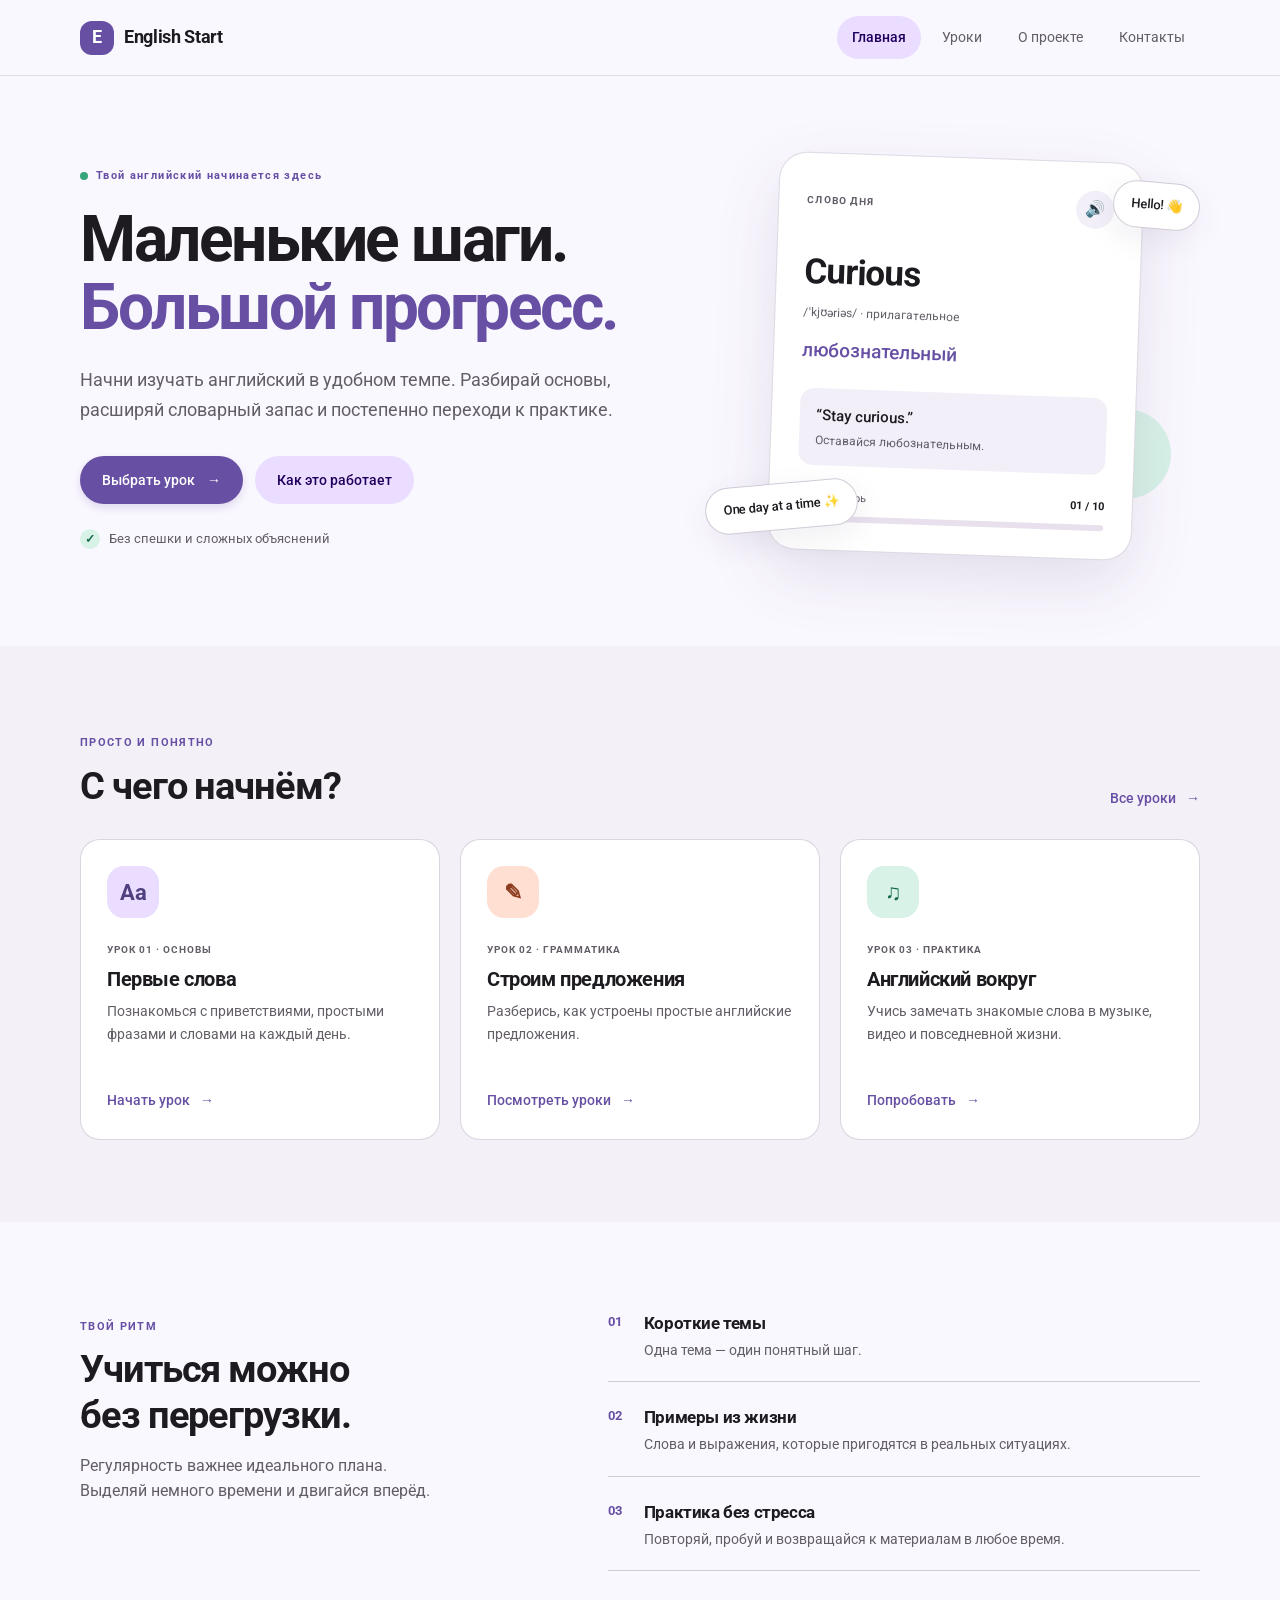
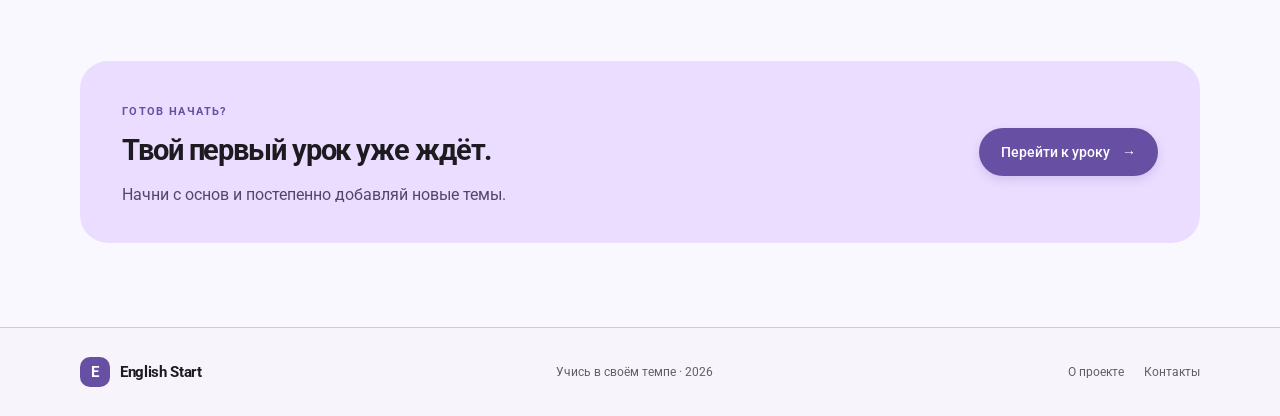
<file: index.html>
<!doctype html>
<html lang="ru">
<head>
    <meta charset="utf-8"/>
    <meta name="viewport" content="width=device-width, initial-scale=1"/>
    <meta
            name="description"
            content="Простой старт в изучении английского языка: короткие уроки, полезные материалы и практика каждый день."
    />
    <title>English Start — английский с нуля</title>
    <link rel="preconnect" href="https://fonts.googleapis.com"/>
    <link rel="preconnect" href="https://fonts.gstatic.com" crossorigin/>
    <link
            href="https://fonts.googleapis.com/css2?family=Roboto:wght@400;500;700&display=swap"
            rel="stylesheet"
    />
    <link rel="stylesheet" href="css/styles.css"/>
    <!-- Google tag (gtag.js) -->
    <script async src="https://www.googletagmanager.com/gtag/js?id=G-E80FG5F5W0"></script>
    <script>
        window.dataLayer = window.dataLayer || [];

        function gtag() {
            dataLayer.push(arguments);
        }

        gtag("js", new Date());

        gtag("config", "G-E80FG5F5W0");
    </script>
    <!-- Yandex.Metrika counter -->
    <script type="text/javascript">
        (function (m, e, t, r, i, k, a) {
            m[i] = m[i] || function () {
                (m[i].a = m[i].a || []).push(arguments)
            };
            m[i].l = 1 * new Date();
            for (var j = 0; j < document.scripts.length; j++) {
                if (document.scripts[j].src === r) {
                    return;
                }
            }
            k = e.createElement(t), a = e.getElementsByTagName(t)[0], k.async = 1, k.src = r, a.parentNode.insertBefore(k, a)
        })(window, document, 'script', 'https://mc.yandex.ru/metrika/tag.js?id=113822843', 'ym');

        ym(113822843, 'init', {
            ssr: true,
            webvisor: true,
            clickmap: true,
            ecommerce: "dataLayer",
            referrer: document.referrer,
            url: location.href,
            accurateTrackBounce: true,
            trackLinks: true
        });
    </script>
    <noscript>
        <div><img src="https://mc.yandex.ru/watch/113822843" style="position:absolute; left:-9999px;" alt=""/></div>
    </noscript>
    <!-- /Yandex.Metrika counter -->
</head>
<body>
<header class="topbar">
    <a class="brand" href="index.html">
        <span class="brand-mark">E</span>
        <span>English Start</span>
    </a>
    <nav class="nav" aria-label="Основная навигация">
        <a class="active" href="index.html">Главная</a>
        <a href="courses.html">Уроки</a>
        <a href="about.html">О проекте</a>
        <a href="contact.html">Контакты</a>
    </nav>
</header>
<main>
    <section class="hero container">
        <div class="hero-copy">
			<span class="eyebrow">
				<span class="status-dot"></span> Твой английский начинается здесь</span>
            <h1>
                Маленькие шаги.<br/>
                <span class="text-primary">Большой прогресс.</span>
            </h1>
            <p class="lead">
                Начни изучать английский в удобном темпе. Разбирай основы, расширяй
                словарный запас и постепенно переходи к практике.
            </p>
            <div class="hero-actions">
                <a class="button button-filled" href="courses.html">Выбрать урок <span aria-hidden="true">→</span></a>
                <a class="button button-tonal" href="about.html">Как это работает</a>
            </div>
            <div class="hero-note">
                <span class="note-icon">✓</span> Без спешки и сложных объяснений
            </div>
        </div>
        <div class="hero-visual" aria-label="Карточка с английскими словами">
            <div class="floating-chip chip-top">Hello! 👋</div>
            <div class="study-card">
                <div class="study-card-top">
                    <span class="small-label">СЛОВО ДНЯ</span>
                    <span class="round-icon">🔊</span>
                </div>
                <div class="word">
                    Curious<span class="word-type">/ˈkjʊəriəs/ · прилагательное</span>
                </div>
                <p class="translation">любознательный</p>
                <div class="example">“Stay curious.”<span>Оставайся любознательным.</span>
                </div>
                <div class="progress-row">
                    <span>Твой словарь</span><strong>01 / 10</strong>
                </div>
                <div class="progress-track"><span></span></div>
            </div>
            <div class="floating-chip chip-bottom">One day at a time ✨</div>
            <div class="decor decor-one"></div>
            <div class="decor decor-two"></div>
        </div>
    </section>

    <section class="section section-soft">
        <div class="container">
            <div class="section-heading">
                <div>
                    <span class="eyebrow">ПРОСТО И ПОНЯТНО</span>
                    <h2>С чего начнём?</h2>
                </div>
                <a class="text-link" href="courses.html">Все уроки <span aria-hidden="true">→</span></a>
            </div>
            <div class="card-grid">
                <article class="material-card">
                    <div class="card-icon icon-lavender">Aa</div>
                    <span class="card-kicker">УРОК 01 · ОСНОВЫ</span>
                    <h3>Первые слова</h3>
                    <p>
                        Познакомься с приветствиями, простыми фразами и словами на
                        каждый день.
                    </p>
                    <a
                            class="card-link"
                            href="lesson.html"
                            data-analytics="open_lesson"
                            data-lesson-id="lesson-01"
                            data-lesson-name="Первые слова и приветствия"
                            onclick="ym(113822843, 'reachGoal', 'start_learning'); return true;"
                    >
                        Начать урок <span>→</span>
                    </a>
                </article>
                <article class="material-card">
                    <div class="card-icon icon-peach">✎</div>
                    <span class="card-kicker">УРОК 02 · ГРАММАТИКА</span>
                    <h3>Строим предложения</h3>
                    <p>Разберись, как устроены простые английские предложения.</p>
                    <a class="card-link" href="courses.html">Посмотреть уроки <span>→</span></a>
                </article>
                <article class="material-card">
                    <div class="card-icon icon-mint">♫</div>
                    <span class="card-kicker">УРОК 03 · ПРАКТИКА</span>
                    <h3>Английский вокруг</h3>
                    <p>
                        Учись замечать знакомые слова в музыке, видео и повседневной
                        жизни.
                    </p>
                    <a class="card-link" href="courses.html">Попробовать <span>→</span></a>
                </article>
            </div>
        </div>
    </section>

    <section class="container benefits">
        <div class="benefits-intro">
            <span class="eyebrow">ТВОЙ РИТМ</span>
            <h2>Учиться можно<br/>без перегрузки.</h2>
            <p>
                Регулярность важнее идеального плана. Выделяй немного времени и
                двигайся вперёд.
            </p>
        </div>
        <div class="benefit-list">
            <div class="benefit">
                <span class="benefit-number">01</span>
                <div>
                    <h3>Короткие темы</h3>
                    <p>Одна тема — один понятный шаг.</p>
                </div>
            </div>
            <div class="benefit">
                <span class="benefit-number">02</span>
                <div>
                    <h3>Примеры из жизни</h3>
                    <p>Слова и выражения, которые пригодятся в реальных ситуациях.</p>
                </div>
            </div>
            <div class="benefit">
                <span class="benefit-number">03</span>
                <div>
                    <h3>Практика без стресса</h3>
                    <p>Повторяй, пробуй и возвращайся к материалам в любое время.</p>
                </div>
            </div>
        </div>
    </section>

    <section class="container cta-panel">
        <div>
            <span class="eyebrow">ГОТОВ НАЧАТЬ?</span>
            <h2>Твой первый урок уже ждёт.</h2>
            <p>Начни с основ и постепенно добавляй новые темы.</p>
        </div>
        <a class="button button-filled" href="lesson.html">Перейти к уроку <span>→</span></a>
    </section>
</main>
<footer class="footer">
    <div class="container footer-inner">
        <a class="brand" href="index.html">
            <span class="brand-mark">E</span>
            <span>English Start</span>
        </a>
        <span>Учись в своём темпе · 2026</span>
        <div class="footer-links">
            <a href="about.html">О проекте</a><a href="contact.html">Контакты</a>
        </div>
    </div>
</footer>
<script src="js/analytics.js"></script>
</body>
</html>
</file>
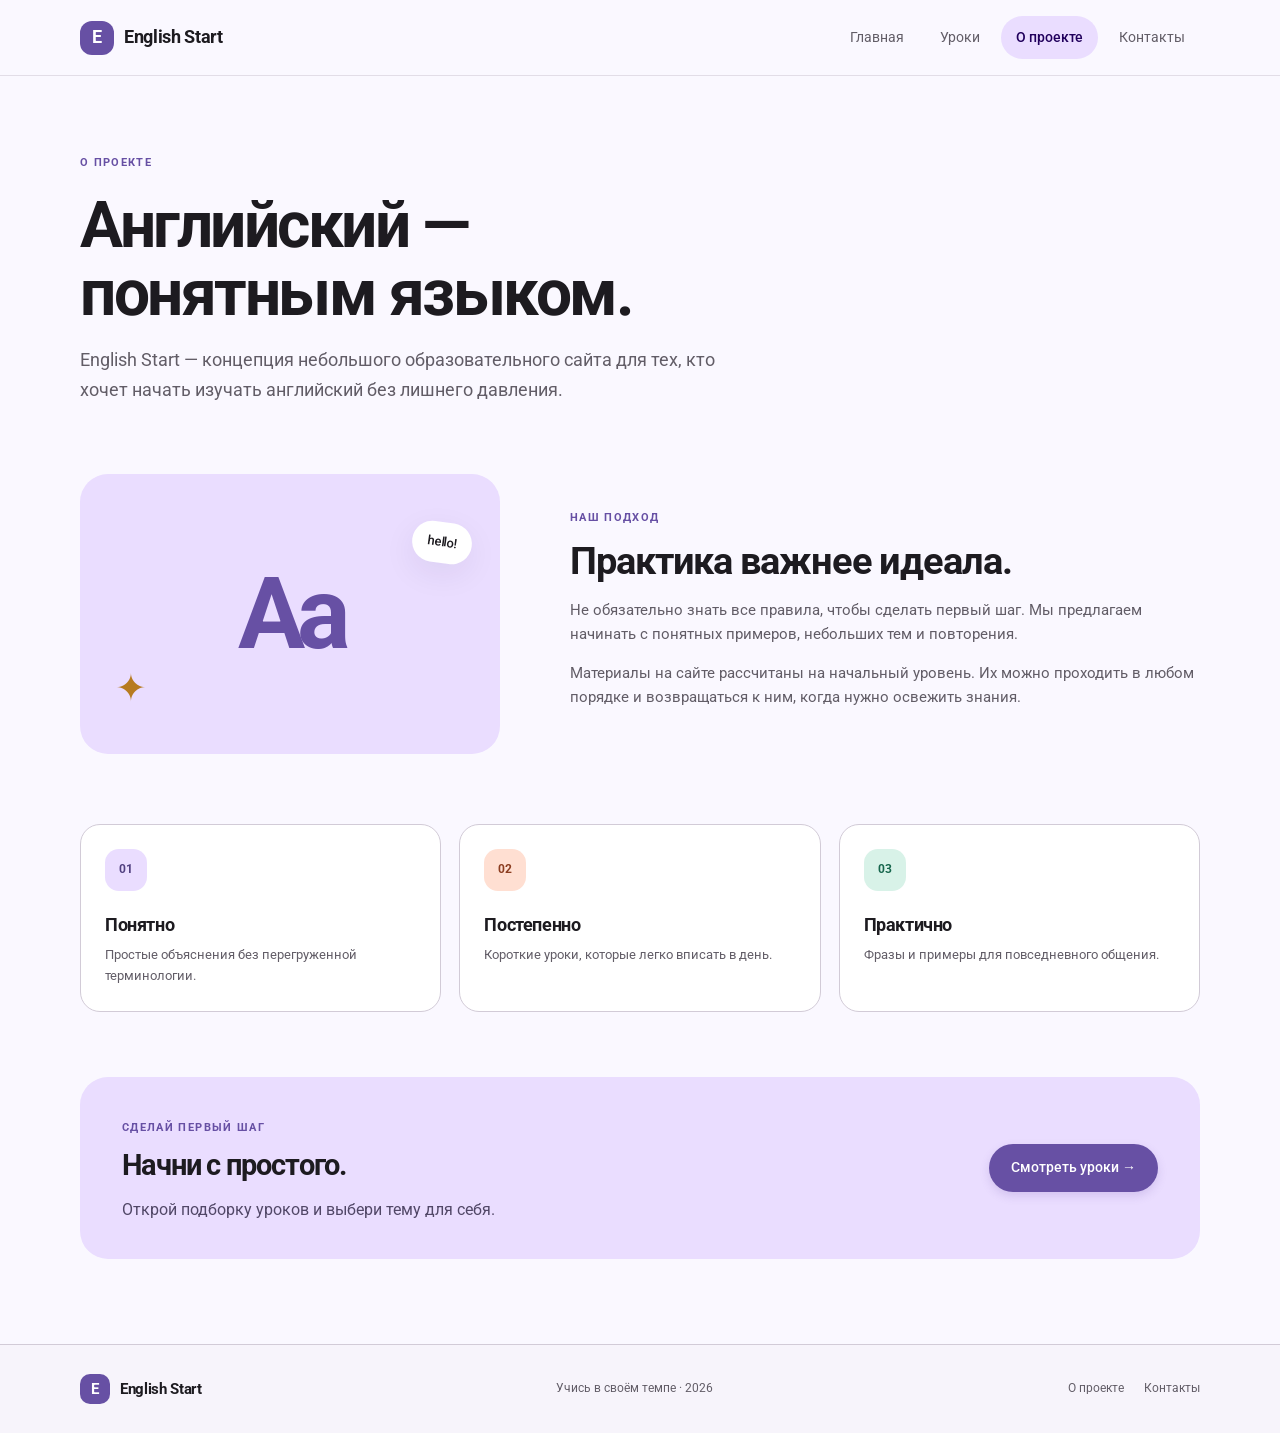
<file: about.html>
<!doctype html>
<html lang="ru">
<head>
  <meta charset="utf-8"><meta name="viewport" content="width=device-width, initial-scale=1">
  <meta name="description" content="English Start — учебный проект для комфортного знакомства с английским языком.">
  <title>О проекте — English Start</title>
  <link rel="preconnect" href="https://fonts.googleapis.com"><link rel="preconnect" href="https://fonts.gstatic.com" crossorigin>
  <link href="https://fonts.googleapis.com/css2?family=Roboto:wght@400;500;700&display=swap" rel="stylesheet">
  <link rel="stylesheet" href="css/styles.css">
  <!-- Google tag (gtag.js) -->
  <script async src="https://www.googletagmanager.com/gtag/js?id=G-E80FG5F5W0"></script>
  <script>
    window.dataLayer = window.dataLayer || [];
    function gtag(){dataLayer.push(arguments);}
    gtag('js', new Date());

    gtag('config', 'G-E80FG5F5W0');
  </script>
  <!-- Yandex.Metrika counter -->
  <script type="text/javascript">
    (function (m, e, t, r, i, k, a) {
      m[i] = m[i] || function () {
        (m[i].a = m[i].a || []).push(arguments)
      };
      m[i].l = 1 * new Date();
      for (var j = 0; j < document.scripts.length; j++) {
        if (document.scripts[j].src === r) {
          return;
        }
      }
      k = e.createElement(t), a = e.getElementsByTagName(t)[0], k.async = 1, k.src = r, a.parentNode.insertBefore(k, a)
    })(window, document, 'script', 'https://mc.yandex.ru/metrika/tag.js?id=113822843', 'ym');

    ym(113822843, 'init', {
      ssr: true,
      webvisor: true,
      clickmap: true,
      ecommerce: "dataLayer",
      referrer: document.referrer,
      url: location.href,
      accurateTrackBounce: true,
      trackLinks: true
    });
  </script>
  <noscript>
    <div><img src="https://mc.yandex.ru/watch/113822843" style="position:absolute; left:-9999px;" alt=""/></div>
  </noscript>
  <!-- /Yandex.Metrika counter -->
</head>
<body>
<header class="topbar"><a class="brand" href="index.html"><span class="brand-mark">E</span><span>English Start</span></a><nav class="nav" aria-label="Основная навигация"><a href="index.html">Главная</a><a href="courses.html">Уроки</a><a class="active" href="about.html">О проекте</a><a href="contact.html">Контакты</a></nav></header>
<main>
  <section class="page-hero container"><span class="eyebrow">О ПРОЕКТЕ</span><h1>Английский —<br>понятным языком.</h1><p class="lead">English Start — концепция небольшого образовательного сайта для тех, кто хочет начать изучать английский без лишнего давления.</p></section>
  <section class="container about-content">
    <div class="about-feature"><div class="feature-art"><span class="art-letter">Aa</span><span class="art-bubble">hello!</span><span class="art-spark">✦</span></div><div><span class="eyebrow">НАШ ПОДХОД</span><h2>Практика важнее идеала.</h2><p>Не обязательно знать все правила, чтобы сделать первый шаг. Мы предлагаем начинать с понятных примеров, небольших тем и повторения.</p><p>Материалы на сайте рассчитаны на начальный уровень. Их можно проходить в любом порядке и возвращаться к ним, когда нужно освежить знания.</p></div></div>
    <div class="values-grid"><div class="value-card"><span class="value-icon icon-lavender">01</span><h3>Понятно</h3><p>Простые объяснения без перегруженной терминологии.</p></div><div class="value-card"><span class="value-icon icon-peach">02</span><h3>Постепенно</h3><p>Короткие уроки, которые легко вписать в день.</p></div><div class="value-card"><span class="value-icon icon-mint">03</span><h3>Практично</h3><p>Фразы и примеры для повседневного общения.</p></div></div>
    <div class="cta-panel about-cta"><div><span class="eyebrow">СДЕЛАЙ ПЕРВЫЙ ШАГ</span><h2>Начни с простого.</h2><p>Открой подборку уроков и выбери тему для себя.</p></div><a class="button button-filled" href="courses.html">Смотреть уроки →</a></div>
  </section>
</main>
<footer class="footer"><div class="container footer-inner"><a class="brand" href="index.html"><span class="brand-mark">E</span><span>English Start</span></a><span>Учись в своём темпе · 2026</span><div class="footer-links"><a href="about.html">О проекте</a><a href="contact.html">Контакты</a></div></div></footer>
</body></html>
</file>
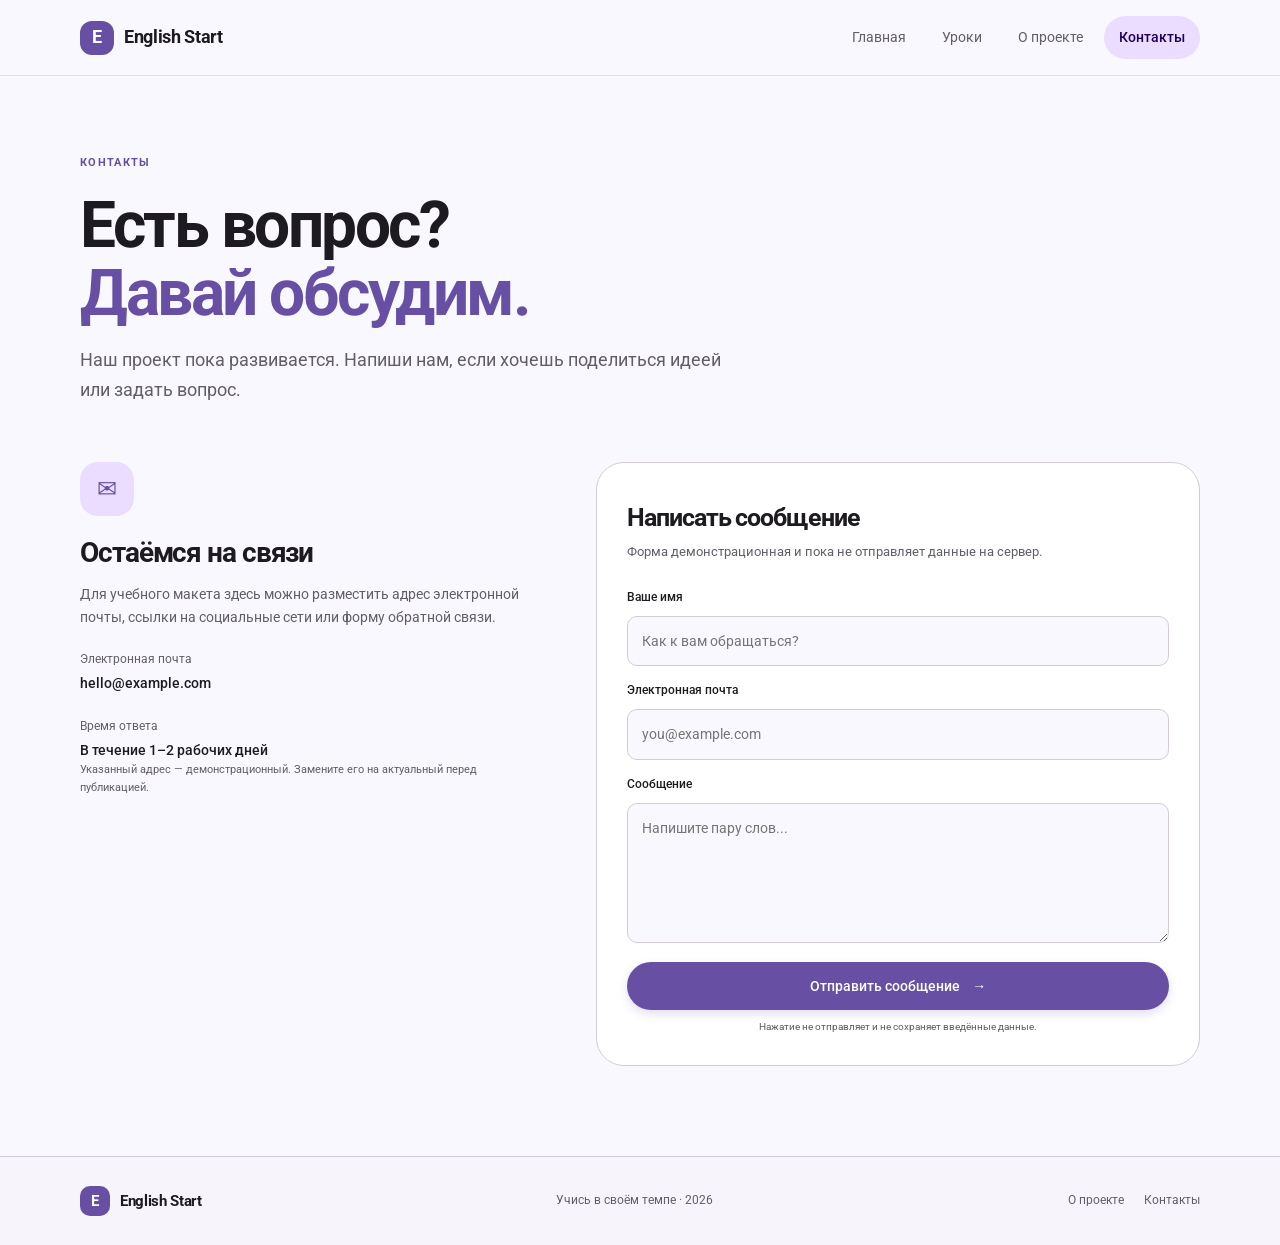
<file: contact.html>
<!doctype html>
<html lang="ru">
<head>
    <meta charset="utf-8">
    <meta name="viewport" content="width=device-width, initial-scale=1">
    <meta name="description" content="Контакты проекта English Start.">
    <title>Контакты — English Start</title>
    <link rel="preconnect" href="https://fonts.googleapis.com">
    <link rel="preconnect" href="https://fonts.gstatic.com" crossorigin>
    <link href="https://fonts.googleapis.com/css2?family=Roboto:wght@400;500;700&display=swap" rel="stylesheet">
    <link rel="stylesheet" href="css/styles.css">
    <!-- Google tag (gtag.js) -->
    <script async src="https://www.googletagmanager.com/gtag/js?id=G-E80FG5F5W0"></script>
    <script>
        window.dataLayer = window.dataLayer || [];

        function gtag() {
            dataLayer.push(arguments);
        }

        gtag('js', new Date());

        gtag('config', 'G-E80FG5F5W0');
    </script>
    <!-- Yandex.Metrika counter -->
    <script type="text/javascript">
        (function (m, e, t, r, i, k, a) {
            m[i] = m[i] || function () {
                (m[i].a = m[i].a || []).push(arguments)
            };
            m[i].l = 1 * new Date();
            for (var j = 0; j < document.scripts.length; j++) {
                if (document.scripts[j].src === r) {
                    return;
                }
            }
            k = e.createElement(t), a = e.getElementsByTagName(t)[0], k.async = 1, k.src = r, a.parentNode.insertBefore(k, a)
        })(window, document, 'script', 'https://mc.yandex.ru/metrika/tag.js?id=113822843', 'ym');

        ym(113822843, 'init', {
            ssr: true,
            webvisor: true,
            clickmap: true,
            ecommerce: "dataLayer",
            referrer: document.referrer,
            url: location.href,
            accurateTrackBounce: true,
            trackLinks: true
        });
    </script>
    <noscript>
        <div><img src="https://mc.yandex.ru/watch/113822843" style="position:absolute; left:-9999px;" alt=""/></div>
    </noscript>
    <!-- /Yandex.Metrika counter -->
</head>
<body>
<header class="topbar"><a class="brand" href="index.html"><span
        class="brand-mark">E</span><span>English Start</span></a>
    <nav class="nav" aria-label="Основная навигация"><a href="index.html">Главная</a><a href="courses.html">Уроки</a><a
            href="about.html">О проекте</a><a class="active" href="contact.html">Контакты</a></nav>
</header>
<main>
    <section class="page-hero container"><span class="eyebrow">КОНТАКТЫ</span>
        <h1>Есть вопрос?<br><span class="text-primary">Давай обсудим.</span></h1>
        <p class="lead">Наш проект пока развивается. Напиши нам, если хочешь поделиться идеей или задать вопрос.</p>
    </section>
    <section class="container contact-layout">
        <div class="contact-copy">
            <div class="contact-icon">✉</div>
            <h2>Остаёмся на связи</h2>
            <p>Для учебного макета здесь можно разместить адрес электронной почты, ссылки на социальные сети или форму
                обратной связи.</p>
            <div class="contact-detail"><span>Электронная почта</span><strong>hello@example.com</strong></div>
            <div class="contact-detail"><span>Время ответа</span><strong>В течение 1–2 рабочих дней</strong></div>
            <p class="muted small">Указанный адрес — демонстрационный. Замените его на актуальный перед публикацией.</p>
        </div>
        <form class="contact-form" action="#" method="get">
            <h2>Написать сообщение</h2>
            <p>Форма демонстрационная и пока не отправляет данные на сервер.</p>
            <label for="name">Ваше имя</label>
            <input id="name" name="name" type="text" placeholder="Как к вам обращаться?">
            <label for="email">Электронная почта</label>
            <input id="email" name="email" type="email" placeholder="you@example.com">
            <label for="message">Сообщение</label>
            <textarea id="message" name="message" rows="5" placeholder="Напишите пару слов..."></textarea>
            <button
                    class="button button-filled"
                    type="button"
                    data-analytics="contact_form_click"
                    onclick="alert('Ваше сообщение успешно доставлено. Спасибо!')"
            >
                Отправить сообщение <span>→</span>
            </button>
            <span class="form-hint">Нажатие не отправляет и не сохраняет введённые данные.</span>
        </form>
    </section>
</main>
<footer class="footer">
    <div class="container footer-inner">
        <a class="brand" href="index.html">
            <span class="brand-mark">E</span>
            <span>English Start</span></a>
        <span>Учись в своём темпе · 2026</span>
        <div class="footer-links">
            <a href="about.html">О проекте</a>
            <a href="contact.html">Контакты</a>
        </div>
    </div>
</footer>
<script src="js/analytics.js"></script>
</body>
</html>
</file>
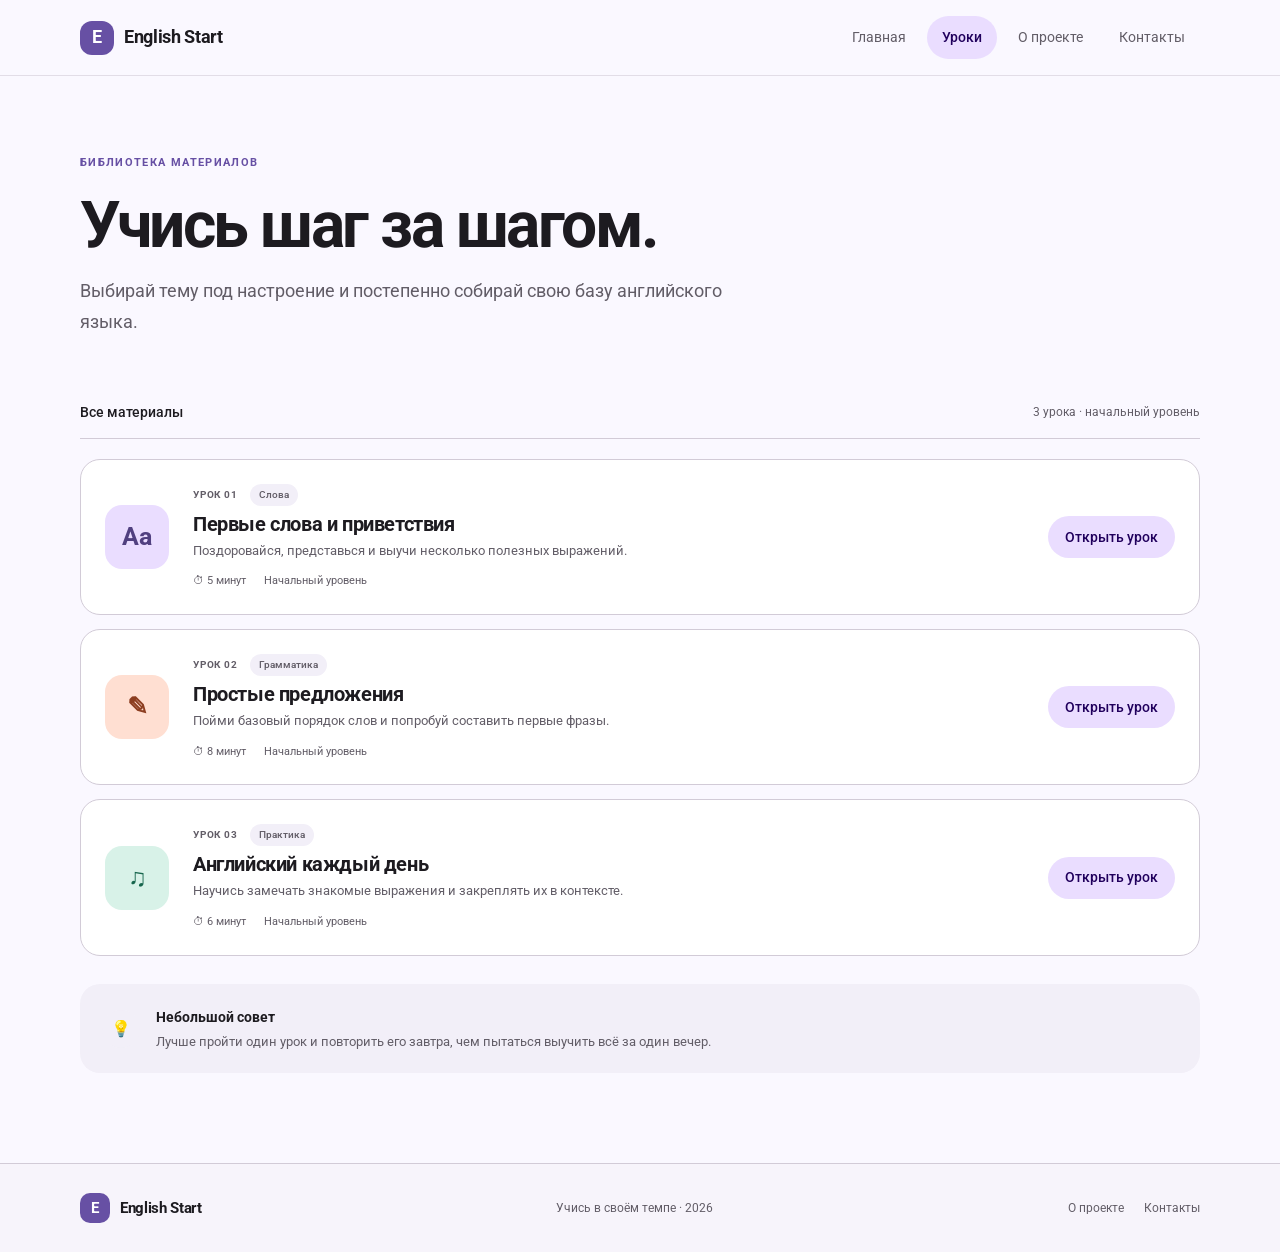
<file: courses.html>
<!doctype html>
<html lang="ru">
<head>
    <meta charset="utf-8">
    <meta content="width=device-width, initial-scale=1" name="viewport">
    <meta content="Подборка простых уроков английского языка для начинающих." name="description">
    <title>Уроки — English Start</title>
    <link href="https://fonts.googleapis.com" rel="preconnect">
    <link crossorigin href="https://fonts.gstatic.com" rel="preconnect">
    <link href="https://fonts.googleapis.com/css2?family=Roboto:wght@400;500;700&display=swap" rel="stylesheet">
    <link href="css/styles.css" rel="stylesheet">
    <!-- Google tag (gtag.js) -->
    <script async src="https://www.googletagmanager.com/gtag/js?id=G-E80FG5F5W0"></script>
    <script>
        window.dataLayer = window.dataLayer || [];

        function gtag() {
            dataLayer.push(arguments);
        }

        gtag('js', new Date());

        gtag('config', 'G-E80FG5F5W0');
    </script>
    <!-- Yandex.Metrika counter -->
    <script type="text/javascript">
        (function (m, e, t, r, i, k, a) {
            m[i] = m[i] || function () {
                (m[i].a = m[i].a || []).push(arguments)
            };
            m[i].l = 1 * new Date();
            for (var j = 0; j < document.scripts.length; j++) {
                if (document.scripts[j].src === r) {
                    return;
                }
            }
            k = e.createElement(t), a = e.getElementsByTagName(t)[0], k.async = 1, k.src = r, a.parentNode.insertBefore(k, a)
        })(window, document, 'script', 'https://mc.yandex.ru/metrika/tag.js?id=113822843', 'ym');

        ym(113822843, 'init', {
            ssr: true,
            webvisor: true,
            clickmap: true,
            ecommerce: "dataLayer",
            referrer: document.referrer,
            url: location.href,
            accurateTrackBounce: true,
            trackLinks: true
        });
    </script>
    <noscript>
        <div><img src="https://mc.yandex.ru/watch/113822843" style="position:absolute; left:-9999px;" alt=""/></div>
    </noscript>
    <!-- /Yandex.Metrika counter -->
</head>
<body>
<header class="topbar">
    <a class="brand" href="index.html">
        <span class="brand-mark">E</span><span>English Start</span>
    </a>
    <nav aria-label="Основная навигация" class="nav">
        <a href="index.html">Главная</a><a class="active" href="courses.html">Уроки</a>
        <a href="about.html">О проекте</a><a href="contact.html">Контакты</a>
    </nav>
</header>
<main>
    <section class="page-hero container"><span class="eyebrow">БИБЛИОТЕКА МАТЕРИАЛОВ</span>
        <h1>Учись шаг за шагом.</h1>
        <p class="lead">Выбирай тему под настроение и постепенно собирай свою базу английского языка.</p></section>
    <section class="container page-content">
        <div class="filter-row"><span class="filter-label">Все материалы</span><span class="result-count">3 урока · начальный уровень</span>
        </div>
        <div class="course-list">
            <article class="course-card">
                <div class="course-icon icon-lavender">Aa</div>
                <div class="course-info">
                    <div class="course-meta">
                        <span>УРОК 01</span><span class="tag">Слова</span>
                    </div>
                    <h2>Первые слова и приветствия</h2>
                    <p>Поздоровайся, представься и выучи несколько полезных выражений.</p>
                    <div class="course-bottom">
                        <span>⏱ 5 минут</span>
                        <span>Начальный уровень</span>
                    </div>
                </div>
                <a
                        class="button button-tonal"
                        href="lesson.html"
                        data-analytics="open_lesson"
                        data-lesson-id="lesson-01"
                        data-lesson-name="Первые слова и приветствия"
                >
                    Открыть урок
                </a>
            </article>
            <article class="course-card">
                <div class="course-icon icon-peach">✎</div>
                <div class="course-info">
                    <div class="course-meta">
                        <span>УРОК 02</span>
                        <span class="tag">Грамматика</span>
                    </div>
                    <h2>Простые предложения</h2>
                    <p>Пойми базовый порядок слов и попробуй составить первые фразы.</p>
                    <div class="course-bottom"><span>⏱ 8 минут</span><span>Начальный уровень</span></div>
                </div>
                <a
                        class="button button-tonal"
                        href="lesson.html"
                        data-analytics="open_lesson"
                        data-lesson-id="lesson-02"
                        data-lesson-name="Простые предложения"
                >
                    Открыть урок
                </a>
            </article>
            <article class="course-card">
                <div class="course-icon icon-mint">♫</div>
                <div class="course-info">
                    <div class="course-meta"><span>УРОК 03</span><span class="tag">Практика</span></div>
                    <h2>Английский каждый день</h2>
                    <p>Научись замечать знакомые выражения и закреплять их в контексте.</p>
                    <div class="course-bottom"><span>⏱ 6 минут</span><span>Начальный уровень</span></div>
                </div>
                <a
                        class="button button-tonal"
                        href="lesson.html"
                        data-analytics="open_lesson"
                        data-lesson-id="lesson-03"
                        data-lesson-name="Английский каждый день"
                >
                    Открыть урок
                </a>
            </article>
        </div>
        <div class="info-banner">
            <span class="round-icon">💡</span>
            <div>
                <strong>Небольшой совет</strong>
                <p>Лучше пройти один урок и повторить его завтра, чем пытаться выучить всё за один вечер.</p>
            </div>
        </div>
    </section>
</main>
<footer class="footer">
    <div class="container footer-inner">
        <a class="brand" href="index.html">
            <span class="brand-mark">E</span>
            <span>English Start</span></a>
        <span>Учись в своём темпе · 2026</span>
        <div class="footer-links">
            <a href="about.html">О проекте</a>
            <a href="contact.html">Контакты</a>
        </div>
    </div>
</footer>
<script src="js/analytics.js"></script>
</body>
</html>
</file>
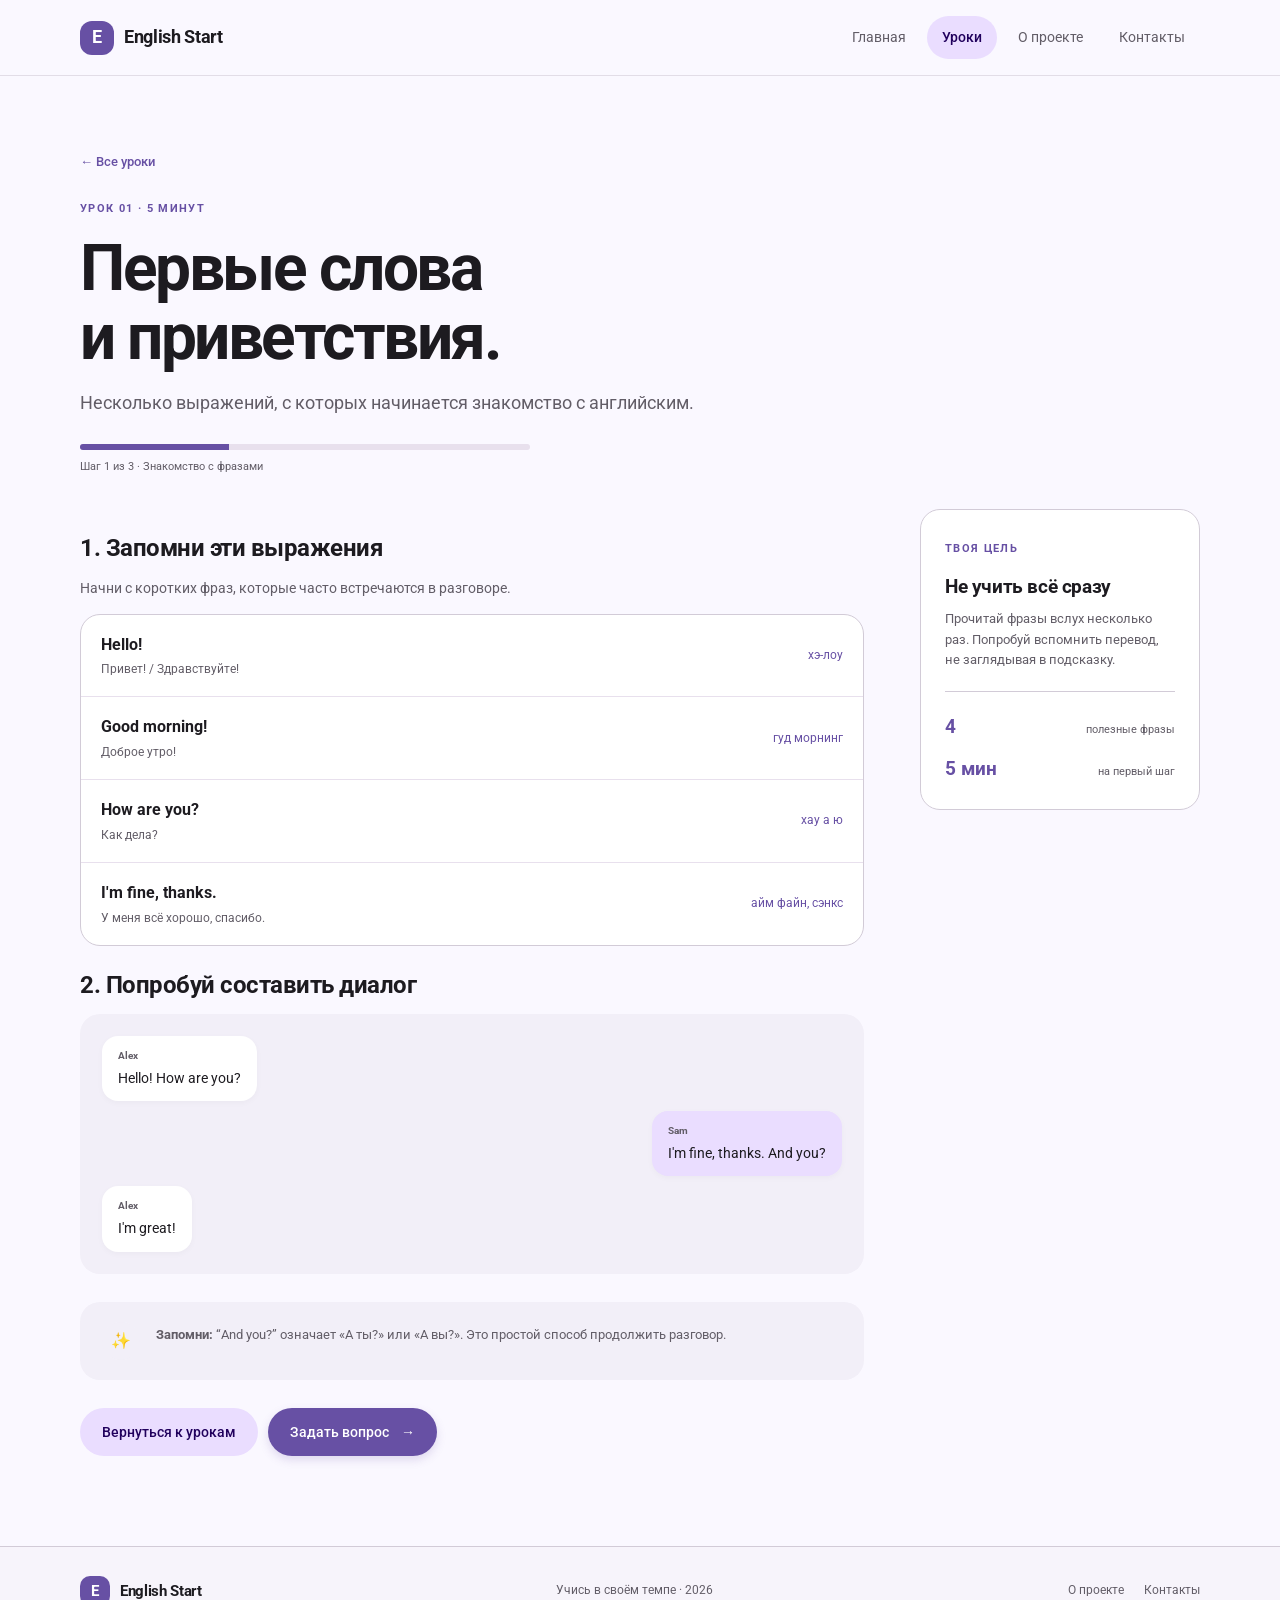
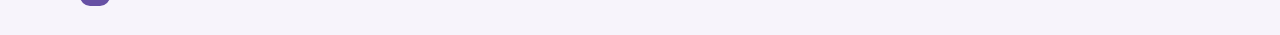
<file: lesson.html>
<!doctype html>
<html lang="ru">
<head>
  <meta charset="utf-8"><meta name="viewport" content="width=device-width, initial-scale=1">
  <meta name="description" content="Первый урок английского: приветствия и простые выражения.">
  <title>Первые слова — English Start</title>
  <link rel="preconnect" href="https://fonts.googleapis.com"><link rel="preconnect" href="https://fonts.gstatic.com" crossorigin>
  <link href="https://fonts.googleapis.com/css2?family=Roboto:wght@400;500;700&display=swap" rel="stylesheet">
  <link rel="stylesheet" href="css/styles.css">
  <!-- Google tag (gtag.js) -->
  <script async src="https://www.googletagmanager.com/gtag/js?id=G-E80FG5F5W0"></script>
  <script>
    window.dataLayer = window.dataLayer || [];
    function gtag(){dataLayer.push(arguments);}
    gtag('js', new Date());

    gtag('config', 'G-E80FG5F5W0');
  </script>
  <!-- Yandex.Metrika counter -->
  <script type="text/javascript">
    (function (m, e, t, r, i, k, a) {
      m[i] = m[i] || function () {
        (m[i].a = m[i].a || []).push(arguments)
      };
      m[i].l = 1 * new Date();
      for (var j = 0; j < document.scripts.length; j++) {
        if (document.scripts[j].src === r) {
          return;
        }
      }
      k = e.createElement(t), a = e.getElementsByTagName(t)[0], k.async = 1, k.src = r, a.parentNode.insertBefore(k, a)
    })(window, document, 'script', 'https://mc.yandex.ru/metrika/tag.js?id=113822843', 'ym');

    ym(113822843, 'init', {
      ssr: true,
      webvisor: true,
      clickmap: true,
      ecommerce: "dataLayer",
      referrer: document.referrer,
      url: location.href,
      accurateTrackBounce: true,
      trackLinks: true
    });
  </script>
  <noscript>
    <div><img src="https://mc.yandex.ru/watch/113822843" style="position:absolute; left:-9999px;" alt=""/></div>
  </noscript>
  <!-- /Yandex.Metrika counter -->
</head>
<body>
<header class="topbar"><a class="brand" href="index.html"><span class="brand-mark">E</span><span>English Start</span></a><nav class="nav" aria-label="Основная навигация"><a href="index.html">Главная</a><a class="active" href="courses.html">Уроки</a><a href="about.html">О проекте</a><a href="contact.html">Контакты</a></nav></header>
<main>
  <section class="page-hero container lesson-hero"><a class="back-link" href="courses.html">← Все уроки</a><span class="eyebrow">УРОК 01 · 5 МИНУТ</span><h1>Первые слова<br>и приветствия.</h1><p class="lead">Несколько выражений, с которых начинается знакомство с английским.</p><div class="lesson-progress"><span></span></div><small>Шаг 1 из 3 · Знакомство с фразами</small></section>
  <section class="container lesson-layout">
    <article class="lesson-main">
      <h2>1. Запомни эти выражения</h2><p>Начни с коротких фраз, которые часто встречаются в разговоре.</p>
      <div class="phrase-list">
        <div class="phrase"><div><strong>Hello!</strong><span>Привет! / Здравствуйте!</span></div><span class="pronunciation">хэ-лоу</span></div>
        <div class="phrase"><div><strong>Good morning!</strong><span>Доброе утро!</span></div><span class="pronunciation">гуд морнинг</span></div>
        <div class="phrase"><div><strong>How are you?</strong><span>Как дела?</span></div><span class="pronunciation">хау а ю</span></div>
        <div class="phrase"><div><strong>I'm fine, thanks.</strong><span>У меня всё хорошо, спасибо.</span></div><span class="pronunciation">айм файн, сэнкс</span></div>
      </div>
      <h2>2. Попробуй составить диалог</h2><div class="dialogue"><div class="speech speech-a"><span class="speaker">Alex</span>Hello! How are you?</div><div class="speech speech-b"><span class="speaker">Sam</span>I'm fine, thanks. And you?</div><div class="speech speech-a"><span class="speaker">Alex</span>I'm great!</div></div>
      <div class="tip-card"><span class="round-icon">✨</span><p><strong>Запомни:</strong> “And you?” означает «А ты?» или «А вы?». Это простой способ продолжить разговор.</p></div>
      <div class="lesson-actions"><a class="button button-tonal" href="courses.html">Вернуться к урокам</a><a class="button button-filled" href="contact.html">Задать вопрос <span>→</span></a></div>
    </article>
    <aside class="lesson-aside"><div class="aside-card"><span class="eyebrow">ТВОЯ ЦЕЛЬ</span><h3>Не учить всё сразу</h3><p>Прочитай фразы вслух несколько раз. Попробуй вспомнить перевод, не заглядывая в подсказку.</p><div class="aside-divider"></div><div class="aside-stat"><strong>4</strong><span>полезные фразы</span></div><div class="aside-stat"><strong>5 мин</strong><span>на первый шаг</span></div></div></aside>
  </section>
</main>
<footer class="footer"><div class="container footer-inner"><a class="brand" href="index.html"><span class="brand-mark">E</span><span>English Start</span></a><span>Учись в своём темпе · 2026</span><div class="footer-links"><a href="about.html">О проекте</a><a href="contact.html">Контакты</a></div></div></footer>
</body></html>
</file>
<file: css/styles.css>
/* English Start — общий стиль сайта. Палитра и компоненты вдохновлены Material Design 3. */
:root {
  color-scheme: light;
  --primary: #6750a4;
  --primary-dark: #514080;
  --on-primary: #ffffff;
  --primary-container: #eaddff;
  --on-primary-container: #21005d;
  --background: #faf8ff;
  --surface: #ffffff;
  --surface-soft: #f2eff8;
  --surface-variant: #e8e0ed;
  --text: #1d1b20;
  --muted: #625d67;
  --outline: #d2cbd7;
  --mint: #d8f2e8;
  --peach: #ffdfd2;
  --lavender: #eaddff;
  --radius-sm: 12px;
  --radius-md: 20px;
  --radius-lg: 28px;
  --shadow: 0 10px 32px rgba(44, 33, 66, .07);
  font-family: "Roboto", Arial, sans-serif;
}
* { box-sizing: border-box; }
html { scroll-behavior: smooth; }
body { margin: 0; background: var(--background); color: var(--text); font-family: "Roboto", Arial, sans-serif; line-height: 1.6; }
a { color: inherit; text-decoration: none; }
button, input, textarea { font: inherit; }
.container { width: min(1120px, calc(100% - 48px)); margin-inline: auto; }
.topbar { min-height: 76px; display: flex; align-items: center; justify-content: space-between; gap: 28px; padding: 0 max(24px, calc((100vw - 1120px) / 2)); background: rgba(250,248,255,.9); border-bottom: 1px solid rgba(210,203,215,.6); position: sticky; top: 0; z-index: 10; backdrop-filter: blur(18px); }
.brand { display: inline-flex; align-items: center; gap: 10px; font-size: 18px; font-weight: 700; letter-spacing: -.35px; white-space: nowrap; }
.brand-mark { width: 34px; height: 34px; display: grid; place-items: center; color: var(--on-primary); background: var(--primary); border-radius: 12px; font-size: 18px; }
.nav { display: flex; align-items: center; gap: 6px; }
.nav a { padding: 10px 15px; border-radius: 100px; font-size: 14px; color: var(--muted); transition: background .2s, color .2s; }
.nav a:hover { background: var(--surface-variant); color: var(--text); }
.nav a.active { background: var(--primary-container); color: var(--on-primary-container); font-weight: 500; }
.hero { min-height: 570px; display: grid; grid-template-columns: 1.08fr .92fr; align-items: center; gap: 56px; padding-top: 72px; padding-bottom: 82px; }
.hero-copy { max-width: 570px; }
.eyebrow { display: inline-flex; align-items: center; gap: 8px; font-size: 11px; line-height: 1.5; font-weight: 700; letter-spacing: 1.35px; color: var(--primary); }
.status-dot { width: 8px; height: 8px; border-radius: 50%; background: #36a57b; }
h1, h2, h3, p { margin-top: 0; }
h1 { margin: 18px 0 22px; font-size: clamp(42px, 5vw, 64px); line-height: 1.07; letter-spacing: -2.5px; font-weight: 700; }
h2 { margin: 10px 0 14px; font-size: clamp(28px, 3vw, 38px); line-height: 1.2; letter-spacing: -1.1px; }
h3 { margin-bottom: 9px; font-size: 20px; line-height: 1.3; letter-spacing: -.4px; }
p { color: var(--muted); }
.lead { max-width: 540px; font-size: 18px; line-height: 1.7; }
.text-primary { color: var(--primary); }
.hero-actions { display: flex; flex-wrap: wrap; gap: 12px; margin-top: 30px; }
.button { min-height: 48px; display: inline-flex; align-items: center; justify-content: center; gap: 12px; padding: 0 22px; border: 0; border-radius: 100px; cursor: pointer; font-size: 14px; font-weight: 500; transition: transform .18s, box-shadow .18s, background .18s; white-space: nowrap; }
.button:hover { transform: translateY(-2px); }
.button-filled { background: var(--primary); color: var(--on-primary); box-shadow: 0 4px 10px rgba(103,80,164,.18); }
.button-filled:hover { background: var(--primary-dark); box-shadow: 0 7px 16px rgba(103,80,164,.22); }
.button-tonal { background: var(--primary-container); color: var(--on-primary-container); }
.button-tonal:hover { background: #d7c7f7; }
.hero-note { display: flex; align-items: center; gap: 9px; margin-top: 25px; color: var(--muted); font-size: 13px; }
.note-icon { display: grid; place-items: center; width: 20px; height: 20px; background: var(--mint); color: #17664d; border-radius: 50%; font-size: 12px; font-weight: 700; }
.hero-visual { position: relative; min-height: 380px; display: grid; place-items: center; }
.study-card { width: min(100%, 365px); position: relative; z-index: 1; padding: 28px; background: var(--surface); border: 1px solid rgba(210,203,215,.7); border-radius: 28px; box-shadow: 0 24px 65px rgba(58,42,86,.12); transform: rotate(2deg); }
.study-card-top, .progress-row { display: flex; align-items: center; justify-content: space-between; }
.small-label { color: var(--muted); font-size: 10px; font-weight: 700; letter-spacing: 1.2px; }
.round-icon { width: 38px; height: 38px; display: grid; place-items: center; border-radius: 50%; background: var(--surface-soft); }
.word { margin-top: 25px; font-size: 35px; font-weight: 700; letter-spacing: -1px; }
.word-type { display: block; margin-top: 3px; color: var(--muted); font-size: 12px; font-weight: 400; letter-spacing: 0; }
.translation { margin: 13px 0 22px; color: var(--primary); font-size: 19px; font-weight: 500; }
.example { padding: 15px 16px; background: var(--surface-soft); border-radius: 14px; font-size: 15px; font-weight: 500; }
.example span { display: block; margin-top: 4px; color: var(--muted); font-size: 12px; font-weight: 400; }
.progress-row { margin-top: 23px; color: var(--muted); font-size: 11px; }
.progress-row strong { color: var(--text); }
.progress-track, .lesson-progress { height: 6px; margin-top: 10px; overflow: hidden; background: var(--surface-variant); border-radius: 10px; }
.progress-track span { display: block; width: 10%; height: 100%; background: var(--primary); border-radius: inherit; }
.floating-chip { position: absolute; z-index: 2; padding: 12px 17px; background: var(--surface); border: 1px solid var(--outline); border-radius: 100px; box-shadow: var(--shadow); font-size: 13px; font-weight: 500; }
.chip-top { top: 25px; right: 0; transform: rotate(5deg); }
.chip-bottom { bottom: 25px; left: -6px; transform: rotate(-5deg); }
.decor { position: absolute; border-radius: 50%; }
.decor-one { width: 300px; height: 300px; background: var(--primary-container); opacity: .7; }
.decor-two { width: 90px; height: 90px; right: 6%; bottom: 14%; background: var(--mint); }
.section { padding: 82px 0; }
.section-soft { background: #f3f0f8; }
.section-heading { display: flex; align-items: end; justify-content: space-between; gap: 20px; margin-bottom: 30px; }
.section-heading h2 { margin-bottom: 0; }
.text-link, .card-link { display: inline-flex; align-items: center; gap: 10px; color: var(--primary); font-size: 14px; font-weight: 500; }
.card-grid { display: grid; grid-template-columns: repeat(3, 1fr); gap: 20px; }
.material-card { min-height: 265px; padding: 26px; background: var(--surface); border: 1px solid rgba(210,203,215,.8); border-radius: var(--radius-md); transition: transform .2s, box-shadow .2s; }
.material-card:hover, .value-card:hover { transform: translateY(-4px); box-shadow: var(--shadow); }
.card-icon, .course-icon { width: 52px; height: 52px; display: grid; place-items: center; margin-bottom: 24px; border-radius: 17px; font-size: 22px; font-weight: 700; }
.icon-lavender { background: var(--lavender); color: #514080; }
.icon-peach { background: var(--peach); color: #8c3d20; }
.icon-mint { background: var(--mint); color: #17664d; }
.card-kicker { display: block; margin-bottom: 8px; color: var(--muted); font-size: 10px; font-weight: 700; letter-spacing: 1px; }
.material-card h3 { margin-bottom: 8px; }
.material-card p { min-height: 68px; margin-bottom: 19px; font-size: 14px; line-height: 1.65; }
.benefits { display: grid; grid-template-columns: .85fr 1.15fr; gap: 90px; padding-top: 90px; padding-bottom: 90px; }
.benefits-intro p { max-width: 350px; }
.benefit-list { display: grid; gap: 4px; }
.benefit { display: flex; align-items: start; gap: 22px; padding: 20px 0; border-bottom: 1px solid var(--outline); }
.benefit:first-child { padding-top: 0; }
.benefit-number { color: var(--primary); font-size: 13px; font-weight: 700; }
.benefit h3 { margin-bottom: 5px; font-size: 17px; }
.benefit p { margin-bottom: 0; font-size: 14px; }
.cta-panel { display: flex; align-items: center; justify-content: space-between; gap: 28px; margin-bottom: 84px; padding: 36px 42px; background: var(--primary-container); border-radius: var(--radius-lg); }
.cta-panel h2 { font-size: 29px; }
.cta-panel p { margin-bottom: 0; color: #514767; }
.footer { border-top: 1px solid var(--outline); background: #f7f4fb; }
.footer-inner { min-height: 88px; display: flex; align-items: center; justify-content: space-between; gap: 20px; }
.footer-inner > span { color: var(--muted); font-size: 12px; }
.footer .brand { font-size: 15px; }
.footer .brand-mark { width: 30px; height: 30px; font-size: 15px; border-radius: 10px; }
.footer-links { display: flex; gap: 20px; color: var(--muted); font-size: 12px; }
.footer-links a:hover { color: var(--primary); }
/* Внутренние страницы */
.page-hero { padding-top: 72px; padding-bottom: 44px; }
.page-hero h1 { margin-bottom: 16px; }
.page-hero .lead { max-width: 650px; margin-bottom: 0; }
.page-content { padding-bottom: 90px; }
.filter-row { display: flex; align-items: center; justify-content: space-between; margin: 20px 0; padding-bottom: 14px; border-bottom: 1px solid var(--outline); }
.filter-label { font-size: 14px; font-weight: 500; }
.result-count, .muted { color: var(--muted); }
.result-count { font-size: 12px; }
.course-list { display: grid; gap: 14px; }
.course-card { display: flex; align-items: center; gap: 24px; padding: 24px; background: var(--surface); border: 1px solid var(--outline); border-radius: var(--radius-md); }
.course-icon { flex: 0 0 64px; width: 64px; height: 64px; margin: 0; font-size: 25px; }
.course-info { flex: 1; }
.course-meta { display: flex; align-items: center; gap: 12px; margin-bottom: 6px; color: var(--muted); font-size: 10px; font-weight: 700; letter-spacing: .8px; }
.tag { padding: 3px 9px; background: var(--surface-soft); border-radius: 100px; font-size: 10px; letter-spacing: 0; font-weight: 500; }
.course-info h2 { margin: 0 0 5px; font-size: 20px; letter-spacing: -.4px; }
.course-info p { margin-bottom: 11px; font-size: 13px; }
.course-bottom { display: flex; gap: 18px; color: var(--muted); font-size: 11px; }
.course-card > .button { min-height: 42px; padding: 0 17px; }
.info-banner, .tip-card { display: flex; align-items: center; gap: 16px; margin-top: 28px; padding: 20px 22px; background: var(--surface-soft); border-radius: var(--radius-md); }
.info-banner .round-icon, .tip-card .round-icon { flex: 0 0 38px; }
.info-banner strong { font-size: 14px; }
.info-banner p, .tip-card p { margin: 3px 0 0; font-size: 13px; }
.back-link { display: inline-block; margin-bottom: 28px; color: var(--primary); font-size: 13px; font-weight: 500; }
.lesson-hero { padding-bottom: 34px; }
.lesson-hero .eyebrow { display: flex; }
.lesson-progress { max-width: 450px; margin-top: 25px; }
.lesson-progress span { display: block; width: 33%; height: 100%; background: var(--primary); }
.lesson-hero small { display: block; margin-top: 8px; color: var(--muted); font-size: 11px; }
.lesson-layout { display: grid; grid-template-columns: minmax(0, 1fr) 280px; gap: 56px; padding-bottom: 90px; }
.lesson-main h2 { margin-top: 25px; font-size: 24px; letter-spacing: -.5px; }
.lesson-main > p { font-size: 14px; }
.phrase-list { overflow: hidden; background: var(--surface); border: 1px solid var(--outline); border-radius: var(--radius-md); }
.phrase { display: flex; align-items: center; justify-content: space-between; gap: 20px; padding: 17px 20px; border-bottom: 1px solid var(--surface-variant); }
.phrase:last-child { border-bottom: 0; }
.phrase strong, .phrase span { display: block; }
.phrase strong { margin-bottom: 3px; font-size: 16px; }
.phrase div span { color: var(--muted); font-size: 12px; }
.phrase .pronunciation { color: var(--primary); font-size: 12px; white-space: nowrap; }
.dialogue { display: grid; gap: 10px; padding: 22px; background: var(--surface-soft); border-radius: var(--radius-md); }
.speech { width: fit-content; max-width: 85%; padding: 12px 16px; background: var(--surface); border-radius: 16px; font-size: 14px; box-shadow: 0 2px 6px rgba(0,0,0,.03); }
.speech-b { justify-self: end; background: var(--primary-container); }
.speaker { display: block; margin-bottom: 3px; color: var(--muted); font-size: 10px; font-weight: 700; }
.tip-card { align-items: start; }
.lesson-actions { display: flex; flex-wrap: wrap; gap: 10px; margin-top: 28px; }
.aside-card { position: sticky; top: 100px; padding: 24px; background: var(--surface); border: 1px solid var(--outline); border-radius: var(--radius-md); }
.aside-card h3 { margin-top: 15px; font-size: 19px; }
.aside-card p { font-size: 13px; }
.aside-divider { height: 1px; margin: 20px 0; background: var(--outline); }
.aside-stat { display: flex; align-items: baseline; justify-content: space-between; gap: 10px; margin-top: 12px; }
.aside-stat strong { color: var(--primary); font-size: 19px; }
.aside-stat span { color: var(--muted); font-size: 11px; }
.about-content { padding-bottom: 20px; }
.about-feature { display: grid; grid-template-columns: .8fr 1.2fr; align-items: center; gap: 70px; padding: 24px 0 60px; }
.about-feature p { font-size: 15px; }
.feature-art { position: relative; min-height: 280px; display: grid; place-items: center; overflow: hidden; background: var(--primary-container); border-radius: var(--radius-lg); }
.art-letter { color: var(--primary); font-size: 100px; font-weight: 700; letter-spacing: -8px; }
.art-bubble { position: absolute; top: 48px; right: 28px; padding: 10px 15px; background: var(--surface); border-radius: 100px; box-shadow: var(--shadow); font-size: 13px; font-weight: 500; transform: rotate(8deg); }
.art-spark { position: absolute; bottom: 35px; left: 35px; color: #b77b20; font-size: 38px; }
.values-grid { display: grid; grid-template-columns: repeat(3, 1fr); gap: 18px; margin: 10px 0 65px; }
.value-card { padding: 24px; background: var(--surface); border: 1px solid var(--outline); border-radius: var(--radius-md); transition: transform .2s, box-shadow .2s; }
.value-icon { width: 42px; height: 42px; display: grid; place-items: center; margin-bottom: 22px; border-radius: 14px; font-size: 12px; font-weight: 700; }
.value-card h3 { font-size: 18px; }
.value-card p { margin-bottom: 0; font-size: 13px; }
.about-cta { margin-bottom: 65px; }
.contact-layout { display: grid; grid-template-columns: .85fr 1.15fr; gap: 70px; padding-top: 12px; padding-bottom: 90px; }
.contact-icon { width: 54px; height: 54px; display: grid; place-items: center; margin-bottom: 20px; background: var(--primary-container); color: var(--primary); border-radius: 18px; font-size: 24px; }
.contact-copy h2 { font-size: 28px; }
.contact-copy > p { font-size: 14px; }
.contact-detail { display: grid; gap: 3px; margin-top: 22px; }
.contact-detail span { color: var(--muted); font-size: 12px; }
.contact-detail strong { font-size: 14px; font-weight: 500; }
.small { font-size: 11px !important; }
.contact-form { display: grid; gap: 9px; padding: 30px; background: var(--surface); border: 1px solid var(--outline); border-radius: var(--radius-lg); }
.contact-form h2 { margin-bottom: 0; font-size: 25px; }
.contact-form > p { margin-bottom: 10px; font-size: 13px; }
.contact-form label { margin-top: 6px; font-size: 12px; font-weight: 500; }
.contact-form input, .contact-form textarea { width: 100%; padding: 13px 14px; background: var(--background); border: 1px solid var(--outline); border-radius: 10px; outline: none; font-size: 14px; }
.contact-form input:focus, .contact-form textarea:focus { border-color: var(--primary); box-shadow: 0 0 0 2px rgba(103,80,164,.12); }
.contact-form textarea { resize: vertical; }
.contact-form .button { margin-top: 10px; }
.form-hint { color: var(--muted); font-size: 10px; text-align: center; }
@media (max-width: 850px) {
  .topbar { padding-inline: 24px; flex-wrap: wrap; padding-top: 14px; padding-bottom: 12px; }
  .nav { width: 100%; overflow-x: auto; }
  .nav a { padding: 8px 12px; white-space: nowrap; }
  .hero { grid-template-columns: 1fr; gap: 24px; padding-top: 56px; }
  .hero-visual { min-height: 360px; }
  .benefits { grid-template-columns: 1fr; gap: 35px; }
  .lesson-layout { grid-template-columns: 1fr; gap: 25px; }
  .lesson-aside { order: -1; }
  .aside-card { position: static; }
  .about-feature { gap: 35px; }
  .contact-layout { gap: 35px; }
}
@media (max-width: 620px) {
  .container { width: min(100% - 32px, 1120px); }
  .topbar { padding-inline: 16px; }
  .brand { font-size: 16px; }
  .nav { gap: 0; }
  .nav a { padding-inline: 11px; font-size: 12px; }
  h1 { font-size: 43px; letter-spacing: -1.8px; }
  .lead { font-size: 16px; }
  .hero { padding-top: 42px; padding-bottom: 55px; }
  .hero-visual { min-height: 330px; }
  .study-card { padding: 22px; }
  .decor-one { width: 250px; height: 250px; }
  .chip-top { right: -4px; }
  .chip-bottom { left: -3px; }
  .section { padding: 58px 0; }
  .section-heading { align-items: start; }
  .section-heading h2 { font-size: 29px; }
  .card-grid, .values-grid { grid-template-columns: 1fr; }
  .material-card { min-height: 0; }
  .material-card p { min-height: 0; }
  .benefits { padding-top: 60px; padding-bottom: 60px; }
  .cta-panel { align-items: start; flex-direction: column; margin-bottom: 55px; padding: 27px; }
  .cta-panel h2 { font-size: 25px; }
  .footer-inner { align-items: start; flex-direction: column; justify-content: center; gap: 12px; padding-block: 22px; }
  .footer-links { gap: 16px; }
  .page-hero { padding-top: 48px; }
  .page-hero h1 { font-size: 43px; }
  .course-card { align-items: start; flex-wrap: wrap; gap: 16px; padding: 18px; }
  .course-icon { flex-basis: 52px; width: 52px; height: 52px; }
  .course-info { flex-basis: calc(100% - 70px); }
  .course-card > .button { margin-left: 68px; }
  .course-bottom { flex-wrap: wrap; gap: 8px 15px; }
  .filter-row { align-items: start; flex-direction: column; gap: 5px; }
  .lesson-layout { padding-bottom: 55px; }
  .phrase { align-items: start; flex-direction: column; gap: 5px; }
  .phrase .pronunciation { font-size: 11px; }
  .about-feature, .contact-layout { grid-template-columns: 1fr; gap: 28px; }
  .feature-art { min-height: 220px; }
  .art-letter { font-size: 82px; }
  .contact-form { padding: 22px; }
}
</file>
